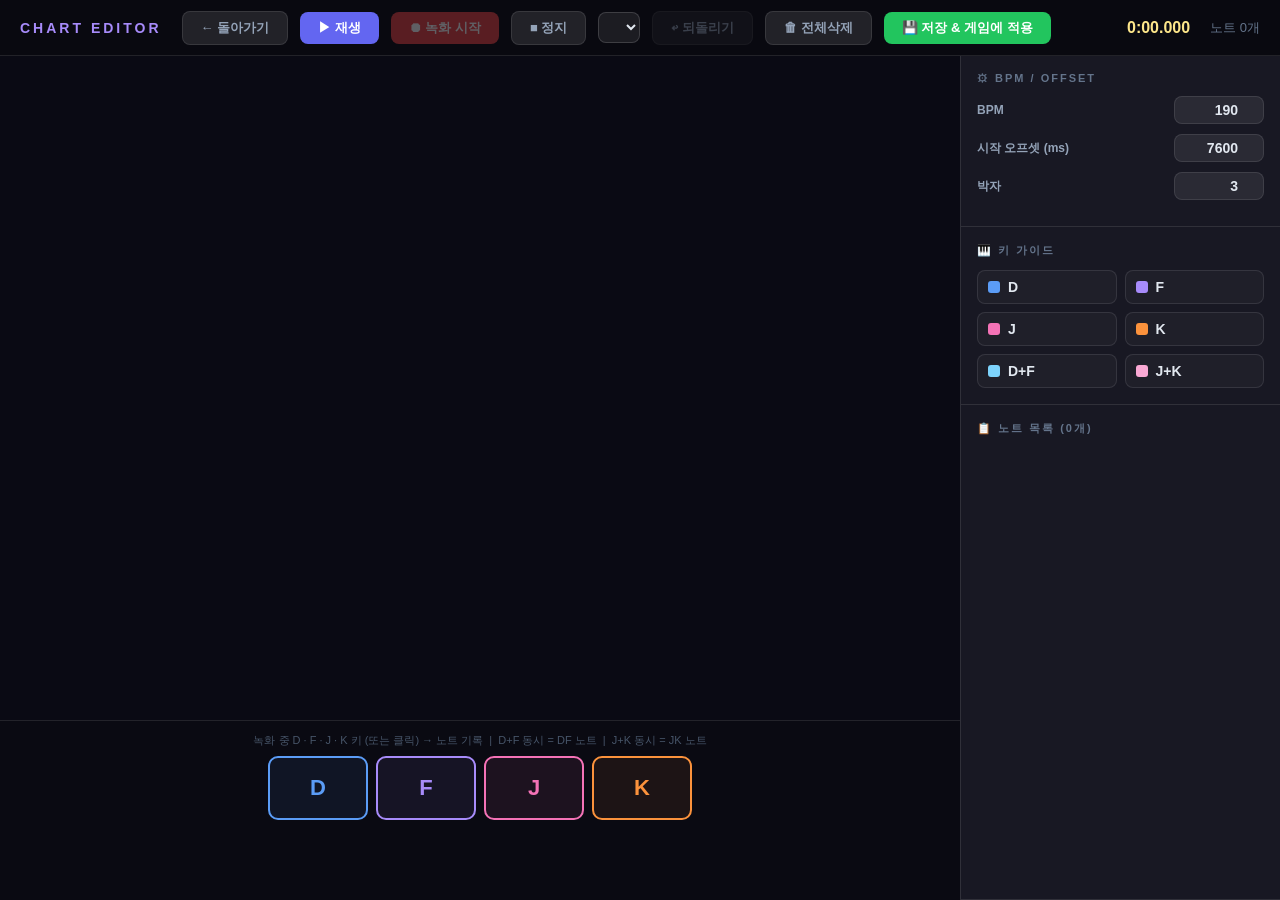
<file: editor.html>
<!DOCTYPE html>
<html lang="ko">
<head>
  <meta charset="UTF-8" />
  <meta name="viewport" content="width=device-width, initial-scale=1.0" />
  <title>채보 에디터 — 리듬게임</title>
  <style>
    *, *::before, *::after { box-sizing: border-box; margin: 0; padding: 0; }

    :root {
      --color-d:  #5b9cf6;
      --color-f:  #a78bfa;
      --color-j:  #f472b6;
      --color-k:  #fb923c;
      --color-df: #7dd3fc;
      --color-jk: #f9a8d4;
      --bg: #0f0f1a;
      --panel: rgba(255,255,255,0.04);
      --border: rgba(255,255,255,0.1);
    }

    html, body {
      width: 100%; height: 100%;
      background: var(--bg);
      color: #fff;
      font-family: 'Segoe UI', 'Apple SD Gothic Neo', sans-serif;
      overflow: hidden;
      user-select: none;
    }

    /* ── 레이아웃 ── */
    #app {
      display: grid;
      grid-template-rows: 56px 1fr 180px;
      grid-template-columns: 1fr 320px;
      height: 100vh;
      gap: 0;
    }

    /* ── 상단 툴바 ── */
    #toolbar {
      grid-column: 1 / -1;
      display: flex;
      align-items: center;
      gap: 12px;
      padding: 0 20px;
      background: rgba(0,0,0,0.4);
      border-bottom: 1px solid var(--border);
    }

    #toolbar h1 {
      font-size: 14px;
      font-weight: 700;
      letter-spacing: 3px;
      color: #a78bfa;
      margin-right: 8px;
    }

    .tb-btn {
      padding: 7px 18px;
      font-size: 13px;
      font-weight: 700;
      border: none;
      border-radius: 8px;
      cursor: pointer;
      transition: opacity 0.15s, transform 0.1s;
    }
    .tb-btn:hover { opacity: 0.85; transform: translateY(-1px); }
    .tb-btn:active { transform: translateY(0); }
    .tb-btn.primary { background: #6366f1; color: #fff; }
    .tb-btn.red     { background: #ef4444; color: #fff; }
    .tb-btn.green   { background: #22c55e; color: #fff; }
    .tb-btn.gray    { background: rgba(255,255,255,0.1); color: #94a3b8; border: 1px solid var(--border); }
    .tb-btn:disabled { opacity: 0.35; cursor: not-allowed; transform: none; }

    #rec-indicator {
      width: 10px; height: 10px;
      border-radius: 50%;
      background: #ef4444;
      display: none;
      animation: blink 0.8s ease-in-out infinite alternate;
    }
    #rec-indicator.on { display: block; }
    @keyframes blink { from { opacity: 1; } to { opacity: 0.2; } }

    #time-display {
      font-size: 16px;
      font-weight: 800;
      font-variant-numeric: tabular-nums;
      color: #fde68a;
      margin-left: auto;
      margin-right: 8px;
    }

    #note-count {
      font-size: 13px;
      color: #64748b;
    }

    /* ── 타임라인 (메인) ── */
    #timeline-area {
      grid-column: 1;
      position: relative;
      overflow: hidden;
      background: #0a0a14;
    }

    #timeline-canvas {
      display: block;
      width: 100%;
      height: 100%;
    }

    /* ── 오른쪽 패널 ── */
    #side-panel {
      grid-column: 2;
      grid-row: 2 / 4;
      background: var(--panel);
      border-left: 1px solid var(--border);
      display: flex;
      flex-direction: column;
      gap: 0;
      overflow-y: auto;
    }

    .side-section {
      padding: 16px;
      border-bottom: 1px solid var(--border);
    }

    .side-title {
      font-size: 11px;
      letter-spacing: 2px;
      color: #64748b;
      font-weight: 700;
      margin-bottom: 12px;
    }

    /* BPM / Offset 입력 */
    .cfg-row {
      display: flex;
      align-items: center;
      justify-content: space-between;
      margin-bottom: 10px;
    }
    .cfg-row label {
      font-size: 12px;
      color: #94a3b8;
      font-weight: 600;
    }
    .cfg-row input[type="number"] {
      width: 90px;
      background: rgba(255,255,255,0.08);
      border: 1px solid var(--border);
      border-radius: 8px;
      color: #e2e8f0;
      font-size: 14px;
      font-weight: 700;
      padding: 5px 10px;
      text-align: right;
      outline: none;
    }
    .cfg-row input[type="number"]:focus { border-color: #a78bfa; }

    /* 키 가이드 */
    .key-grid {
      display: grid;
      grid-template-columns: 1fr 1fr;
      gap: 8px;
    }
    .key-item {
      display: flex;
      align-items: center;
      gap: 8px;
      padding: 8px 10px;
      border-radius: 8px;
      border: 1px solid var(--border);
      background: rgba(255,255,255,0.03);
    }
    .key-dot {
      width: 12px; height: 12px;
      border-radius: 3px;
      flex-shrink: 0;
    }
    .key-item span { font-size: 12px; color: #94a3b8; }
    .key-item .key-label { font-weight: 700; color: #e2e8f0; font-size: 14px; }

    /* 노트 목록 */
    #note-list-wrap {
      flex: 1;
      overflow-y: auto;
      padding: 0;
    }
    #note-list {
      list-style: none;
    }
    .note-item {
      display: flex;
      align-items: center;
      padding: 6px 16px;
      border-bottom: 1px solid rgba(255,255,255,0.04);
      gap: 8px;
      cursor: pointer;
      transition: background 0.1s;
    }
    .note-item:hover { background: rgba(255,255,255,0.06); }
    .note-item.selected { background: rgba(167,139,250,0.15); }
    .note-dot {
      width: 10px; height: 10px;
      border-radius: 3px;
      flex-shrink: 0;
    }
    .note-time {
      font-size: 12px;
      font-variant-numeric: tabular-nums;
      color: #64748b;
      width: 60px;
    }
    .note-type {
      font-size: 13px;
      font-weight: 700;
      flex: 1;
    }
    .note-del {
      font-size: 11px;
      color: #ef4444;
      cursor: pointer;
      padding: 2px 6px;
      border-radius: 4px;
      border: 1px solid rgba(239,68,68,0.3);
      background: none;
      transition: background 0.1s;
    }
    .note-del:hover { background: rgba(239,68,68,0.15); }

    /* ── 하단 키패드 ── */
    #keypad {
      grid-column: 1;
      display: flex;
      flex-direction: column;
      gap: 8px;
      padding: 12px 20px;
      background: rgba(0,0,0,0.3);
      border-top: 1px solid var(--border);
    }

    #keypad-hint {
      font-size: 11px;
      color: #475569;
      text-align: center;
    }

    #key-buttons-editor {
      display: flex;
      gap: 8px;
      justify-content: center;
    }

    .ekey {
      width: 100px;
      height: 64px;
      border-radius: 10px;
      border: 2px solid;
      display: flex;
      align-items: center;
      justify-content: center;
      font-size: 22px;
      font-weight: 900;
      cursor: pointer;
      transition: transform 0.05s, background 0.05s;
      user-select: none;
    }
    .ekey:active, .ekey.pressed {
      transform: scaleY(0.88);
    }

    #ekey-d  { border-color: var(--color-d);  color: var(--color-d);  background: rgba(91,156,246,0.08); }
    #ekey-f  { border-color: var(--color-f);  color: var(--color-f);  background: rgba(167,139,250,0.08); }
    #ekey-j  { border-color: var(--color-j);  color: var(--color-j);  background: rgba(244,114,182,0.08); }
    #ekey-k  { border-color: var(--color-k);  color: var(--color-k);  background: rgba(251,146,60,0.08);  }

    #ekey-d.pressed  { background: rgba(91,156,246,0.4);  }
    #ekey-f.pressed  { background: rgba(167,139,250,0.4); }
    #ekey-j.pressed  { background: rgba(244,114,182,0.4); }
    #ekey-k.pressed  { background: rgba(251,146,60,0.4);  }

    /* 저장 모달 */
    #modal-overlay {
      position: fixed; inset: 0;
      background: rgba(0,0,0,0.8);
      display: none;
      align-items: center;
      justify-content: center;
      z-index: 999;
      backdrop-filter: blur(6px);
    }
    #modal-overlay.show { display: flex; }
    #modal-box {
      background: #1e1b4b;
      border: 1px solid #a78bfa44;
      border-radius: 20px;
      padding: 32px 36px;
      width: 480px;
      display: flex;
      flex-direction: column;
      gap: 16px;
    }
    #modal-box h2 { font-size: 18px; font-weight: 800; color: #e2e8f0; }
    #modal-box p  { font-size: 13px; color: #64748b; line-height: 1.6; }
    #modal-code {
      background: #0a0a14;
      border: 1px solid var(--border);
      border-radius: 10px;
      padding: 14px;
      font-family: 'Courier New', monospace;
      font-size: 11px;
      color: #86efac;
      max-height: 200px;
      overflow-y: auto;
      white-space: pre;
      line-height: 1.5;
    }
    #modal-btns { display: flex; gap: 10px; }

    /* YouTube 숨김 */
    #yt-wrap { position: fixed; top: -9999px; left: -9999px; width: 1px; height: 1px; }

    ::-webkit-scrollbar { width: 4px; }
    ::-webkit-scrollbar-track { background: transparent; }
    ::-webkit-scrollbar-thumb { background: rgba(255,255,255,0.1); border-radius: 2px; }
  </style>
</head>
<body>
<div id="app">

  <!-- 툴바 -->
  <div id="toolbar">
    <h1>CHART EDITOR</h1>
    <button class="tb-btn gray" id="btn-back">← 돌아가기</button>
    <button class="tb-btn primary" id="btn-play-pause">▶ 재생</button>
    <button class="tb-btn red"  id="btn-rec" disabled>⏺ 녹화 시작</button>
    <button class="tb-btn gray" id="btn-stop">■ 정지</button>
    <div id="rec-indicator"></div>
    <select id="ed-song-select" style="
      background:rgba(255,255,255,0.08);
      border:1px solid rgba(255,255,255,0.15);
      border-radius:8px;
      color:#e2e8f0;
      padding:6px 10px;
      font-size:13px;
      cursor:pointer;
      outline:none;
      max-width:220px;
    "></select>
    <button class="tb-btn gray" id="btn-undo" disabled>↩ 되돌리기</button>
    <button class="tb-btn gray" id="btn-clear">🗑 전체삭제</button>
    <button class="tb-btn green" id="btn-save">💾 저장 &amp; 게임에 적용</button>
    <span id="time-display">0:00.000</span>
    <span id="note-count">노트 0개</span>
  </div>

  <!-- 타임라인 -->
  <div id="timeline-area">
    <canvas id="timeline-canvas"></canvas>
  </div>

  <!-- 하단 키패드 -->
  <div id="keypad">
    <div id="keypad-hint">
      녹화 중 D · F · J · K 키 (또는 클릭) → 노트 기록 &nbsp;|&nbsp; D+F 동시 = DF 노트 &nbsp;|&nbsp; J+K 동시 = JK 노트
    </div>
    <div id="key-buttons-editor">
      <div class="ekey" id="ekey-d" data-key="d">D</div>
      <div class="ekey" id="ekey-f" data-key="f">F</div>
      <div class="ekey" id="ekey-j" data-key="j">J</div>
      <div class="ekey" id="ekey-k" data-key="k">K</div>
    </div>
  </div>

  <!-- 오른쪽 패널 -->
  <div id="side-panel">
    <div class="side-section">
      <div class="side-title">⚙ BPM / OFFSET</div>
      <div class="cfg-row">
        <label>BPM</label>
        <input type="number" id="ed-bpm" value="190" min="40" max="300" step="1" />
      </div>
      <div class="cfg-row">
        <label>시작 오프셋 (ms)</label>
        <input type="number" id="ed-offset" value="7600" min="-5000" max="30000" step="50" />
      </div>
      <div class="cfg-row">
        <label>박자</label>
        <input type="number" id="ed-beats" value="3" min="2" max="8" step="1" />
      </div>
    </div>

    <div class="side-section">
      <div class="side-title">🎹 키 가이드</div>
      <div class="key-grid">
        <div class="key-item">
          <div class="key-dot" style="background:#5b9cf6"></div>
          <span class="key-label">D</span>
        </div>
        <div class="key-item">
          <div class="key-dot" style="background:#a78bfa"></div>
          <span class="key-label">F</span>
        </div>
        <div class="key-item">
          <div class="key-dot" style="background:#f472b6"></div>
          <span class="key-label">J</span>
        </div>
        <div class="key-item">
          <div class="key-dot" style="background:#fb923c"></div>
          <span class="key-label">K</span>
        </div>
        <div class="key-item">
          <div class="key-dot" style="background:#7dd3fc"></div>
          <span class="key-label">D+F</span>
        </div>
        <div class="key-item">
          <div class="key-dot" style="background:#f9a8d4"></div>
          <span class="key-label">J+K</span>
        </div>
      </div>
    </div>

    <div class="side-section" style="flex:1; display:flex; flex-direction:column; overflow:hidden;">
      <div class="side-title">📋 노트 목록 (<span id="list-count">0</span>개)</div>
      <div id="note-list-wrap">
        <ul id="note-list"></ul>
      </div>
    </div>
  </div>

</div>

<!-- 저장 모달 -->
<div id="modal-overlay">
  <div id="modal-box">
    <h2>💾 채보 저장</h2>
    <p>아래 코드가 <b>chart.js</b>에 자동으로 저장됩니다.<br>게임 화면으로 돌아가면 바로 적용돼요.</p>
    <div id="modal-code"></div>
    <div id="modal-btns">
      <button class="tb-btn green" id="modal-confirm">✓ 저장하고 게임으로</button>
      <button class="tb-btn gray"  id="modal-cancel">취소</button>
    </div>
  </div>
</div>

<!-- YouTube -->
<div id="yt-wrap"><div id="yt-player"></div></div>

<script src="https://www.youtube.com/iframe_api"></script>
<script src="songs.js"></script>
<script src="editor.js"></script>
</body>
</html>
</file>
